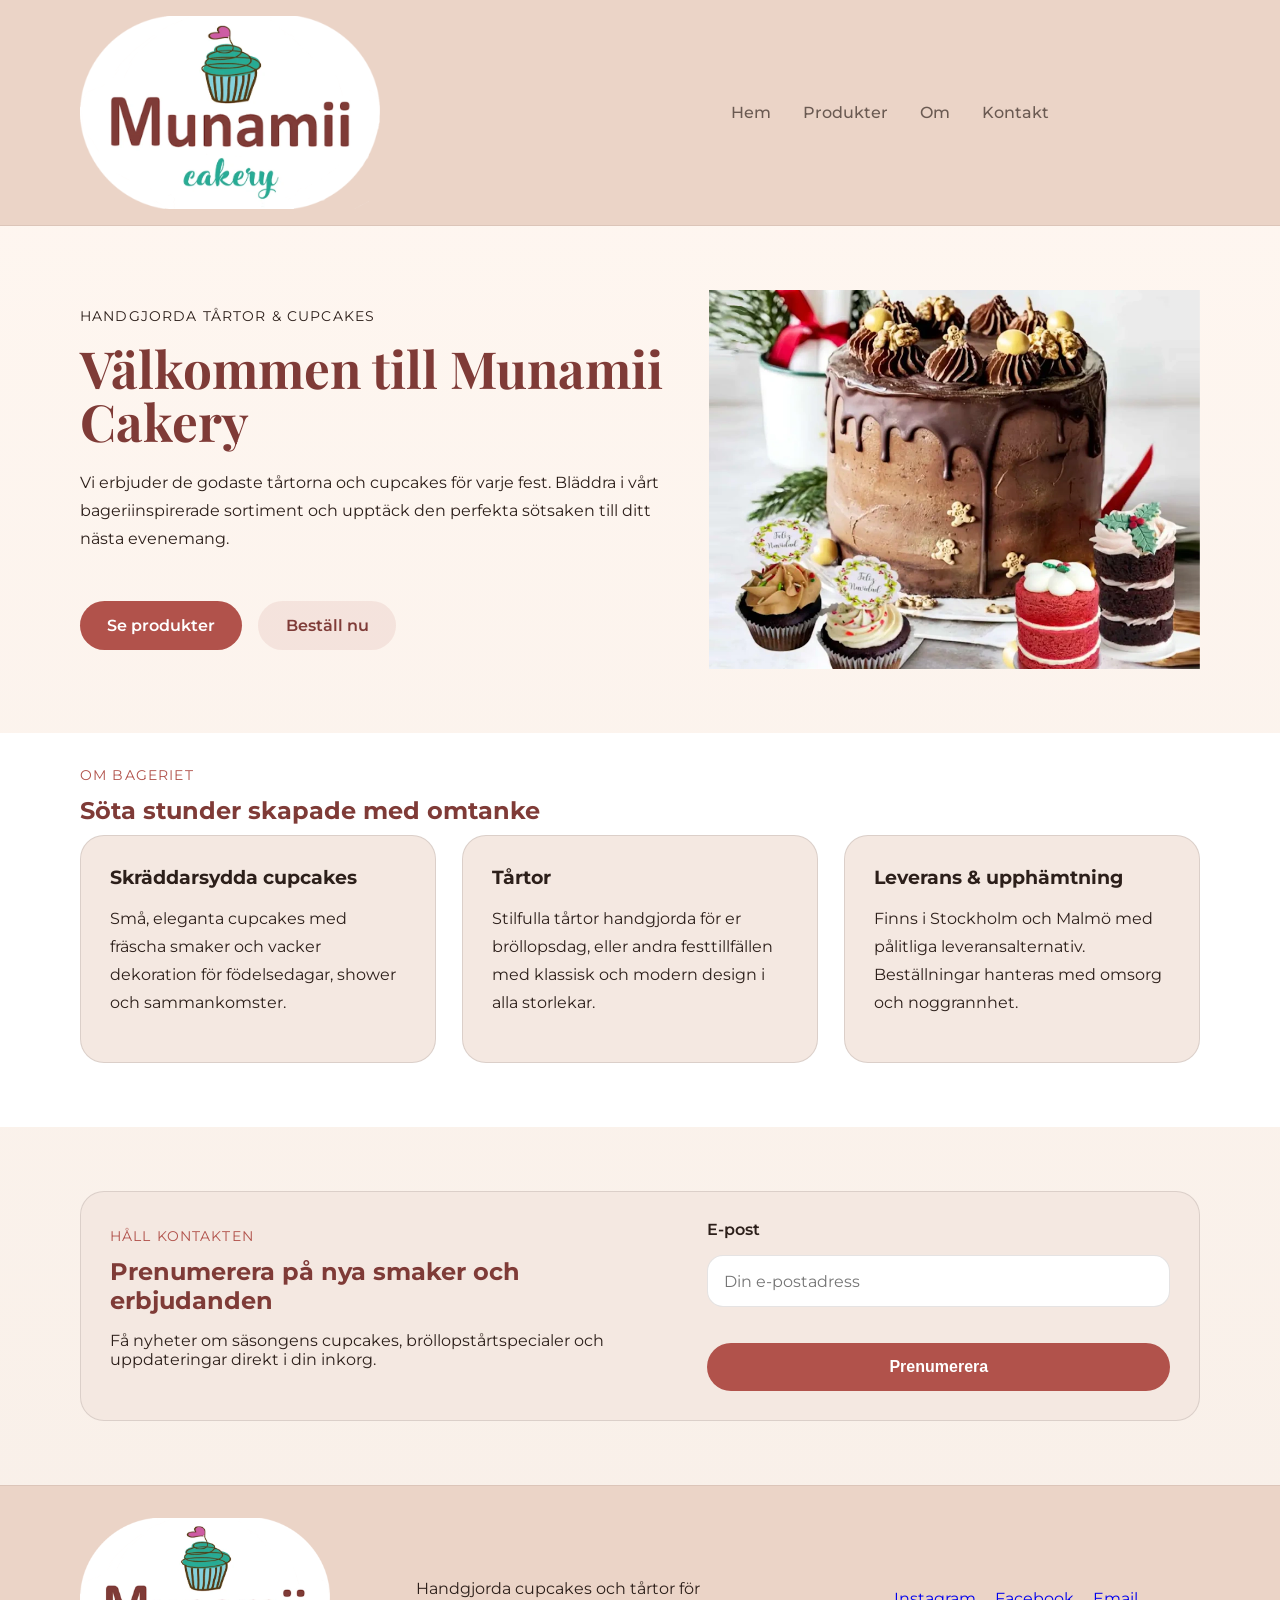
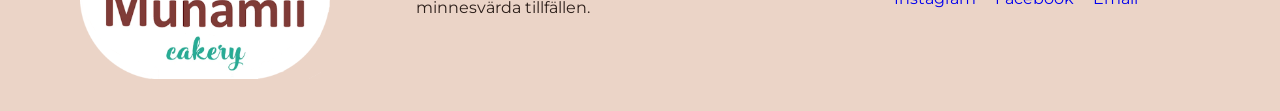
<file: index.html>
<!DOCTYPE html>
<html lang="sv">
<head>
  <meta charset="UTF-8" />
  <meta name="viewport" content="width=device-width, initial-scale=1.0" />
  <title>Munamii Cakery | Hem</title>
  <link rel="preconnect" href="https://fonts.googleapis.com" />
  <link rel="preconnect" href="https://fonts.gstatic.com" crossorigin />
  <link href="https://fonts.googleapis.com/css2?family=Montserrat:wght@400;500;600;700&family=Playfair+Display:wght@600;700&display=swap" rel="stylesheet" />
  <link rel="stylesheet" href="styles.css" />
</head>
<body>
  <header class="site-header">
    <div class="container header-inner">
      <a href="index.html" class="logo-link"><img src="./images/munamii-logotype.webp" class="logotype" alt="Munamii Cakery logotyp" /></a>
      <nav class="site-nav" aria-label="Primär navigation">
        <a href="index.html">Hem</a>
        <a href="products.html">Produkter</a>
        <a href="about.html">Om</a>
        <a href="contact.html">Kontakt</a>
      </nav>
    </div>
  </header

  <main>
    <section class="hero section-large">
      <div class="container hero-grid">
        <div class="hero-copy">
          <p class="eyebrow">Handgjorda tårtor & cupcakes</p>
          <h1>Välkommen till Munamii Cakery</h1>
          <p>Vi erbjuder de godaste tårtorna och cupcakes för varje fest. Bläddra i vårt
            bageriinspirerade sortiment och upptäck den perfekta sötsaken till ditt nästa evenemang.</p>
          <div class="button-group">
            <a class="button button-primary" href="products.html">Se produkter</a>
            <a class="button button-secondary" href="ordering.html">Beställ nu</a>
          </div>
        </div>
        <div class="hero-image">
          <img src="./images/Munamii-cakes.webp" alt="5 cupcakes dukade för fest" />
        </div>
      </div>
    </section>

    <section class="section-light section-preview">
      <div class="container">
        <div class="section-heading">
          <span class="eyebrow">Om bageriet</span>
          <h2>Söta stunder skapade med omtanke</h2>
        </div>
        <div class="cards-grid">
          <article class="feature-card">
            <h3>Skräddarsydda cupcakes</h3>
            <p>Små, eleganta cupcakes med fräscha smaker och vacker dekoration för födelsedagar, shower och sammankomster.</p>
          </article>
          <article class="feature-card">
            <h3>Tårtor</h3>
            <p>Stilfulla tårtor handgjorda för er bröllopsdag, eller andra festtillfällen med klassisk och modern design i alla storlekar.</p>
          </article>
          <article class="feature-card">
            <h3>Leverans & upphämtning</h3>
            <p>Finns i Stockholm och Malmö med pålitliga leveransalternativ. Beställningar hanteras med omsorg och noggrannhet.</p>
          </article>
        </div>
      </div>
    </section>

    <section class="section-large section-newsletter">
      <div class="container newsletter-card">
        <div>
          <span class="eyebrow">Håll kontakten</span>
          <h2>Prenumerera på nya smaker och erbjudanden</h2>
          <p>Få nyheter om säsongens cupcakes, bröllopstårtspecialer och uppdateringar direkt i din inkorg.</p>
        </div>
        <form action="mailto:nyhetsbrev@x.cakery.com" method="post" enctype="text/plain" class="newsletter-form">
          <label for="email">E-post</label>
          <input type="email" name="email" placeholder="Din e-postadress" aria-label="E-post för nyhetsbrev" required />
          <button type="submit" class="button button-primary">Prenumerera</button>
        </form>
      </div>
    </section>
  </main>

  <footer class="site-footer">
    <div class="container footer-grid">
      <img src="./images/munamii-logotype.webp" class="logotype" alt="Munamii Cakery logotyp" />
      <p class="p-desktop">Handgjorda cupcakes och tårtor för minnesvärda tillfällen.</p>

      <div class="footer-links">
        <p class="p-tablet" >Handgjorda cupcakes och tårtor för minnesvärda tillfällen.</p>
        <a href="https://instagram.com" target="_blank" rel="noreferrer">Instagram</a>
        <a href="https://facebook.com" target="_blank" rel="noreferrer">Facebook</a>
        <a href="mailto:info@x.cakery.com">Email</a>
      </div>
    </div>
  </footer>
</body>
</html>
</file>
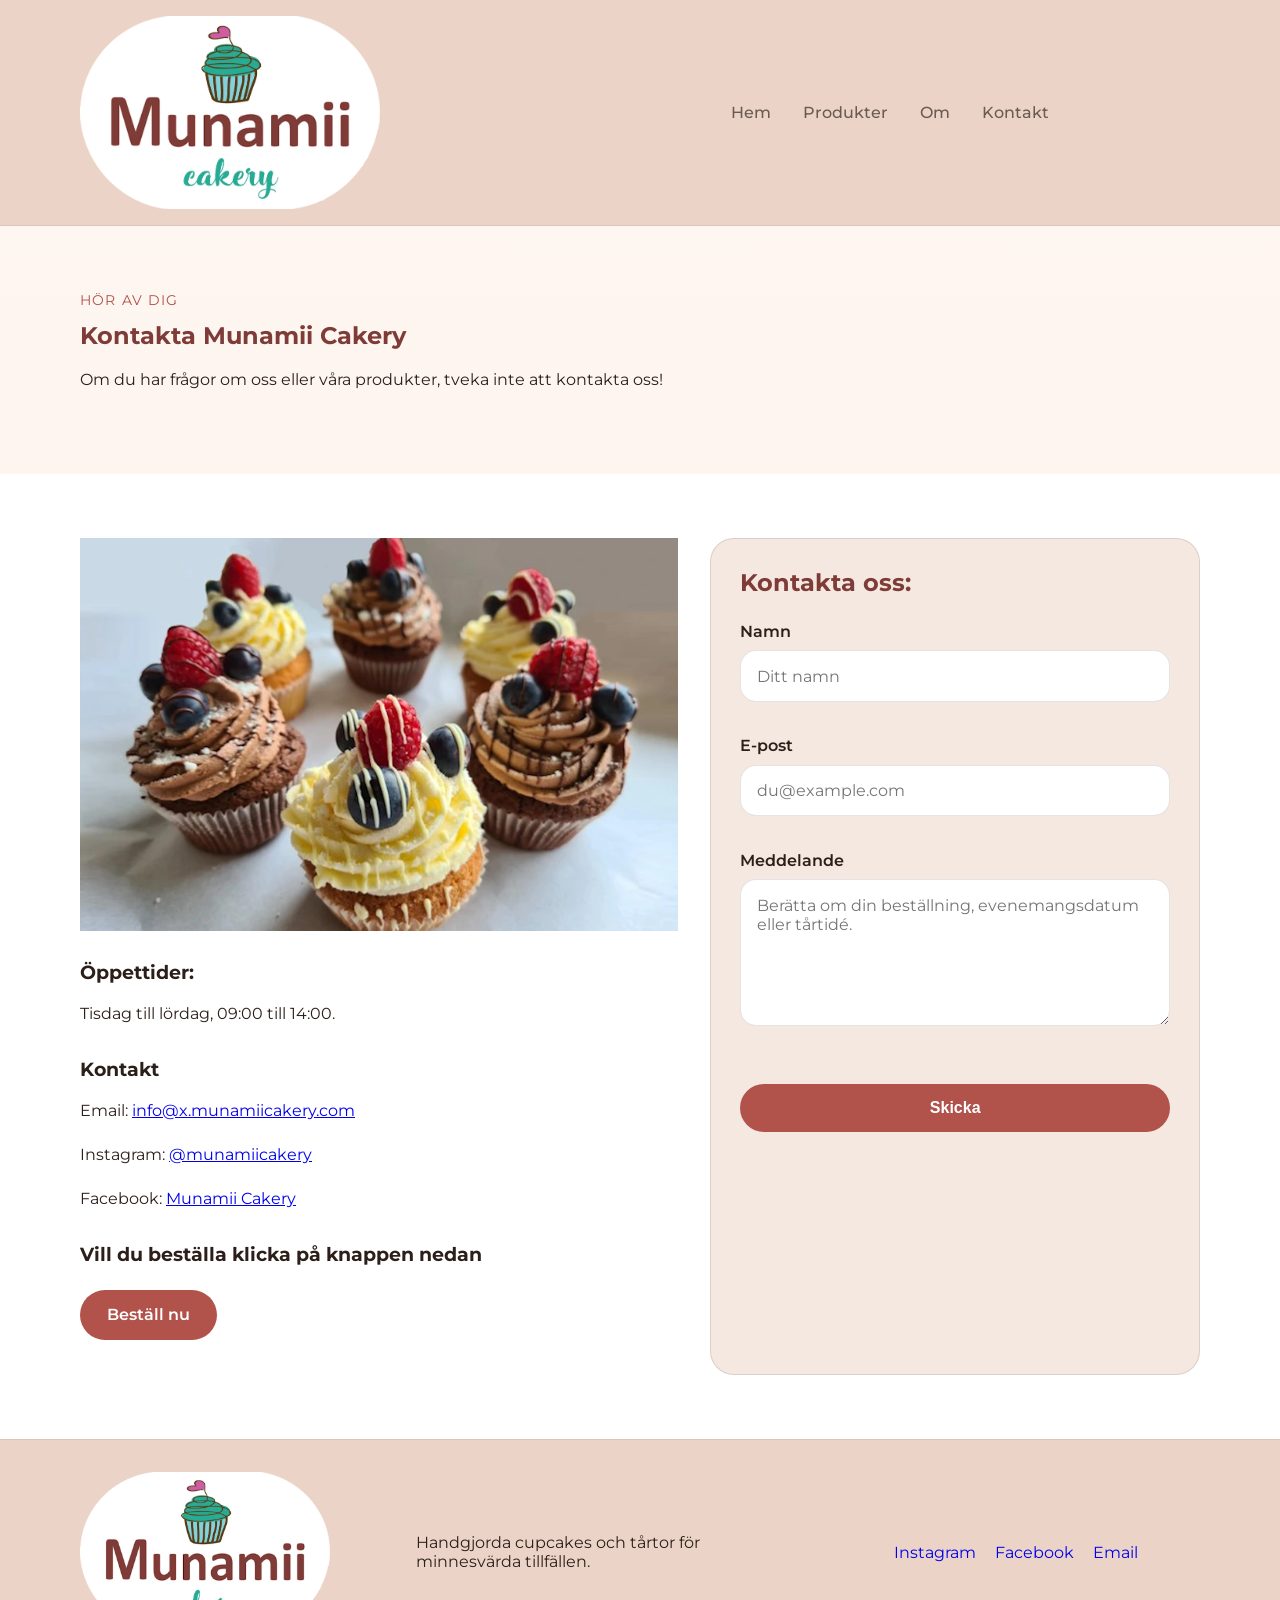
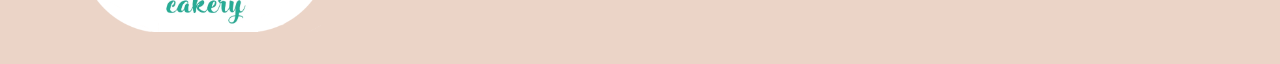
<file: contact.html>
<!DOCTYPE html>
<html lang="sv">
<head>
  <meta charset="UTF-8" />
  <meta name="viewport" content="width=device-width, initial-scale=1.0" />
  <title>Munamii Cakery | Kontakt</title>
  <link rel="preconnect" href="https://fonts.googleapis.com" />
  <link rel="preconnect" href="https://fonts.gstatic.com" crossorigin />
  <link href="https://fonts.googleapis.com/css2?family=Montserrat:wght@400;500;600;700&family=Playfair+Display:wght@600;700&display=swap" rel="stylesheet" />
  <link rel="stylesheet" href="styles.css" />
</head>
<body>
  <header class="site-header">
    <div class="container header-inner">
      <a href="index.html" class="logo-link"><img src="./images/munamii-logotype.webp" class="logotype" alt="Munamii Cakery logotyp" /></a>
      <nav class="site-nav" aria-label="Primär navigation">
        <a href="index.html">Hem</a>
        <a href="products.html">Produkter</a>
        <a href="about.html">Om</a>
        <a href="contact.html">Kontakt</a>
      </nav>
    </div>
  </header
  <main>
    <section class="section-large contact-hero">
      <div class="container">
        <div class="section-heading">
          <span class="eyebrow">Hör av dig</span>
          <h1>Kontakta Munamii Cakery</h1>
          <p>Om du har frågor om oss eller våra produkter, tveka inte att kontakta oss!</p>
        </div>
      </div>
    </section>

    <section class="section-light section-contact">
      <div class="container contact-grid">
        <div class="contact-details">
          <img src="./images/5-cupcakes-2.webp" alt="5 Cupcakes"/>
          <h3>Öppettider:</h3>
          <p>Tisdag till lördag, 09:00 till 14:00.</p>
          <h3>Kontakt</h3>
          <p>Email: <a href="mailto:info@example.com">info@x.munamiicakery.com</a></p>
          <p>Instagram: <a href="https://instagram.com/munamiicakery" target="_blank" rel="noreferrer">@munamiicakery</a></p>
          <p>Facebook: <a href="https://facebook.com/munamiicakery" target="_blank" rel="noreferrer">Munamii Cakery</a></p>
          <h3>Vill du beställa klicka på knappen nedan</h3>
          <div class="space">
            <a class="button button-primary" href="ordering.html">Beställ nu</a>
          </div>
        </div>
        <div class="contact-form-card">
          <h2>Kontakta oss:</h2>
          <form action="mailto:info@x.cakery.com" method="post" enctype="text/plain" class="contact-form">
            <label for="name">Namn</label>
            <input type="text" id="name" name="name" placeholder="Ditt namn" required />

            <label for="email">E-post</label>
            <input type="email" id="email" name="email" placeholder="du@example.com" required />

            <label for="message">Meddelande</label>
            <textarea id="message" name="message" rows="6" placeholder="Berätta om din beställning, evenemangsdatum eller tårtidé." required></textarea>
            <br/>
            <button type="submit" class="button button-primary">Skicka</button>
          </form>
        </div>
      </div>
    </section>
  </main>

  <footer class="site-footer">
    <div class="container footer-grid">
      <img src="./images/munamii-logotype.webp" class="logotype" alt="Munamii Cakery logotyp" />
      <p class="p-desktop">Handgjorda cupcakes och tårtor för minnesvärda tillfällen.</p>

      <div class="footer-links">
        <p class="p-tablet">Handgjorda cupcakes och tårtor för minnesvärda tillfällen.</p>
       <a href="https://instagram.com" target="_blank" rel="noreferrer">Instagram</a>
        <a href="https://facebook.com" target="_blank" rel="noreferrer">Facebook</a>
        <a href="mailto:info@x.cakery.com">Email</a>
      </div>
    </div>
  </footer>
</body>
</html>
</file>
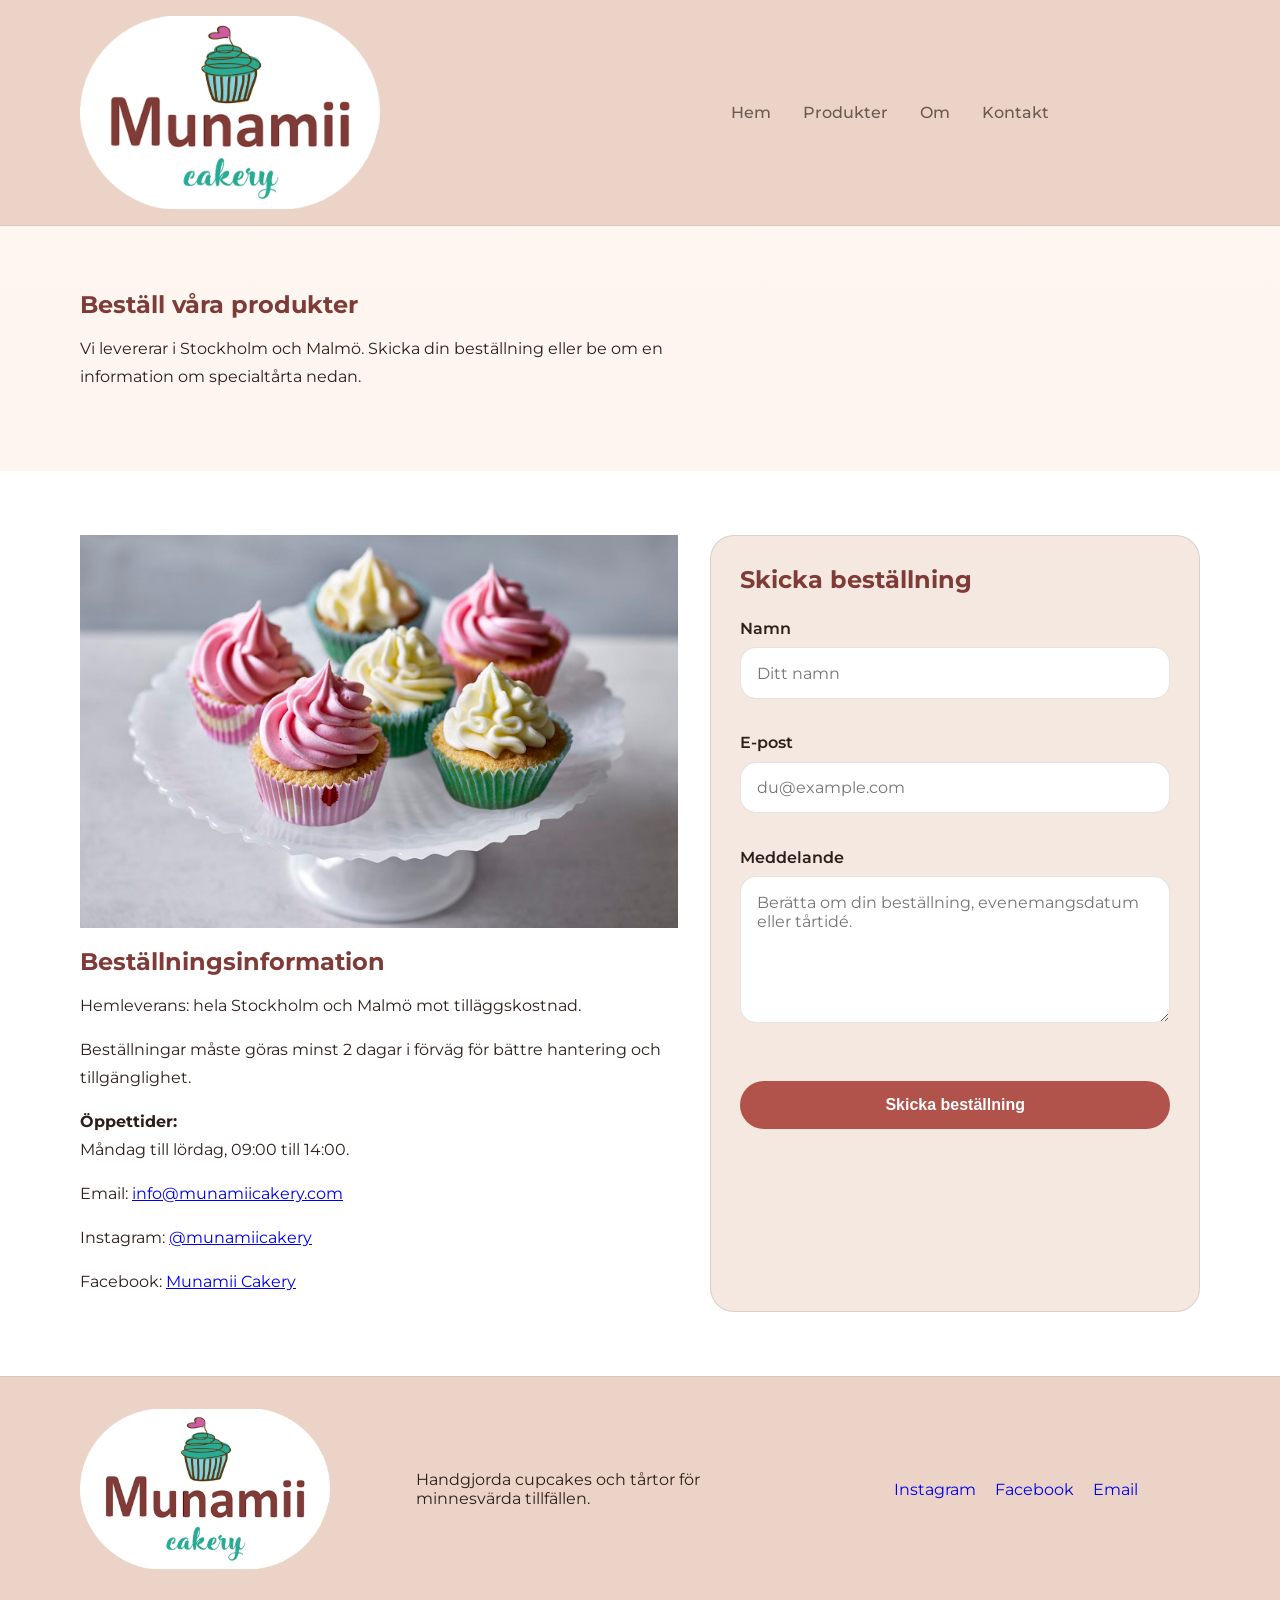
<file: ordering.html>
<!DOCTYPE html>
<html lang="sv">
<head>
  <meta charset="UTF-8" />
  <meta name="viewport" content="width=device-width, initial-scale=1.0" />
  <title>Munamii Cakery | Kontakt</title>
  <link rel="preconnect" href="https://fonts.googleapis.com" />
  <link rel="preconnect" href="https://fonts.gstatic.com" crossorigin />
  <link href="https://fonts.googleapis.com/css2?family=Montserrat:wght@400;500;600;700&family=Playfair+Display:wght@600;700&display=swap" rel="stylesheet" />
  <link rel="stylesheet" href="styles.css" />
  <script src="javascript.js"></script>

</head>
<body onload="getQueryString()">
  <header class="site-header">
    <div class="container header-inner">
      <a href="index.html"class="logo-link"><img src="./images/munamii-logotype.webp" class="logotype" alt="Munamii Cakery logotyp" /></a>
      <nav class="site-nav" aria-label="Primär navigation">
        <a href="index.html">Hem</a>
        <a href="products.html">Produkter</a>
        <a href="about.html">Om</a>
        <a href="contact.html">Kontakt</a>
      </nav>
    </div>
  </header

  <main>
    <section class="section-large contact-hero">
      <div class="container">
        <div class="section-heading">
          <h1>Beställ våra produkter</h1>
          <p>Vi levererar i Stockholm och Malmö. Skicka din beställning eller be om en information om specialtårta nedan.</p>
        </div>
      </div>
    </section>

    <section class="section-light section-contact">
      <div class="container contact-grid">
        <div>
          <img src="./images/cupcakes-on-a-plate.jpg" alt="Cupcakes på en tallrik"/>
          <div class="contact-details">
            <br/>
            <h2>Beställningsinformation</h2>
            <p>Hemleverans: hela Stockholm och Malmö mot tilläggskostnad.</p>
            <p>Beställningar måste göras minst 2 dagar i förväg för bättre hantering och tillgänglighet.</p>
            <p><strong>Öppettider:</strong><br />Måndag till lördag, 09:00 till 14:00.</p>
            <p>Email: <a href="mailto:info@x.cakery.com">info@munamiicakery.com</a></p>
            <p>Instagram: <a href="https://instagram.com/munamiicakery" target="_blank" rel="noreferrer">@munamiicakery</a></p>
            <p>Facebook: <a href="https://facebook.com/munamiicakery" target="_blank" rel="noreferrer">Munamii Cakery</a></p>
          </div>
        </div>
        <div class="contact-form-card">
          <h2>Skicka beställning</h2>
          <form action="mailto:orders@x.cakery.com" method="post" enctype="text/plain" class="contact-form">
            <label for="name">Namn</label>
            <input type="text" id="name" name="name" placeholder="Ditt namn" required />

            <label for="email">E-post</label>
            <input type="email" id="email" name="email" placeholder="du@example.com" required />

            <label for="message">Meddelande</label>
            <textarea id="message" name="message" rows="6" placeholder="Berätta om din beställning, evenemangsdatum eller tårtidé." required></textarea>
            <br/>
            <button type="submit" class="button button-primary">Skicka beställning</button>
          </form>
        </div>
      </div>
    </section>
  </main>

  <footer class="site-footer">
    <div class="container footer-grid">
      <img src="./images/munamii-logotype.webp" class="logotype" alt="Munamii Cakery logotyp" />
      <p class="p-desktop">Handgjorda cupcakes och tårtor för minnesvärda tillfällen.</p>

      <div class="footer-links">
        <p class="p-tablet">Handgjorda cupcakes och tårtor för minnesvärda tillfällen.</p>
        <a href="https://instagram.com" target="_blank" rel="noreferrer">Instagram</a>
        <a href="https://facebook.com" target="_blank" rel="noreferrer">Facebook</a>
        <a href="mailto:info@x.cakery.com">Email</a>
      </div>
    </div>
  </footer>
</body>
</html>
</file>
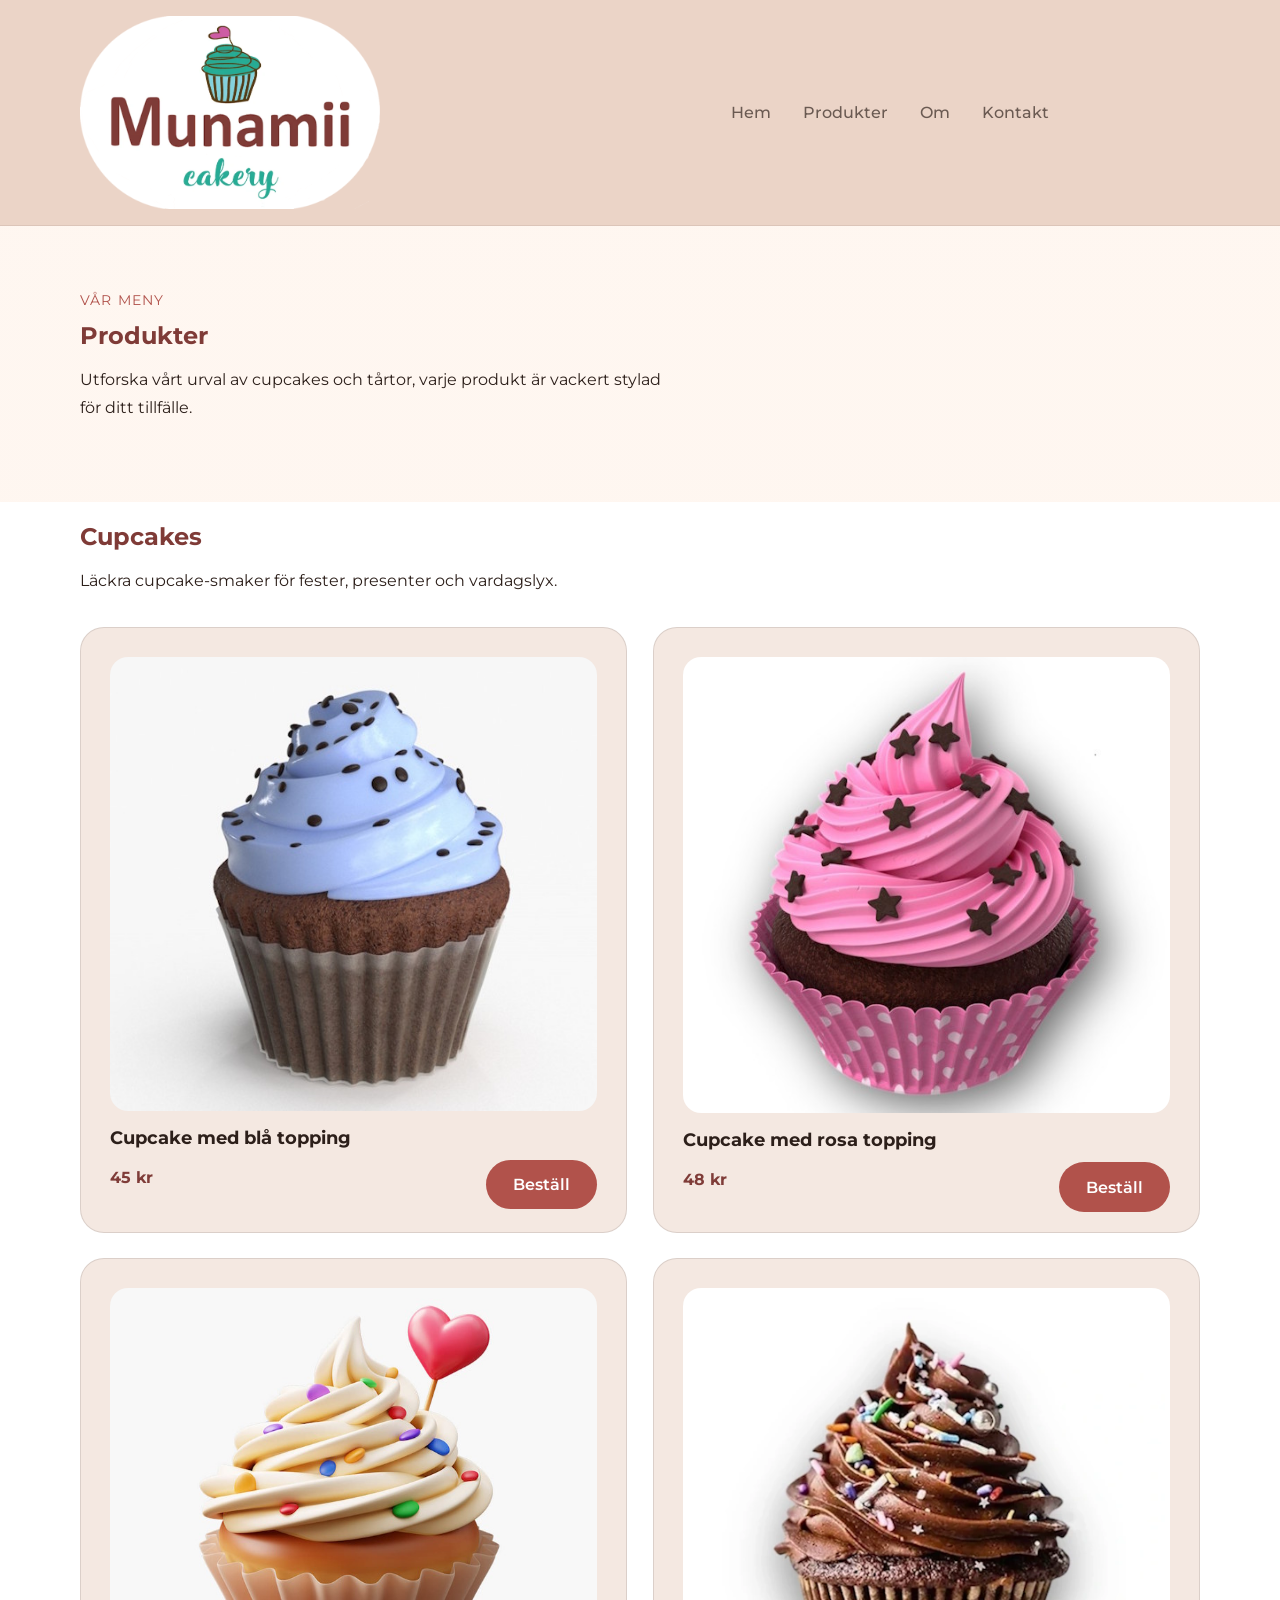
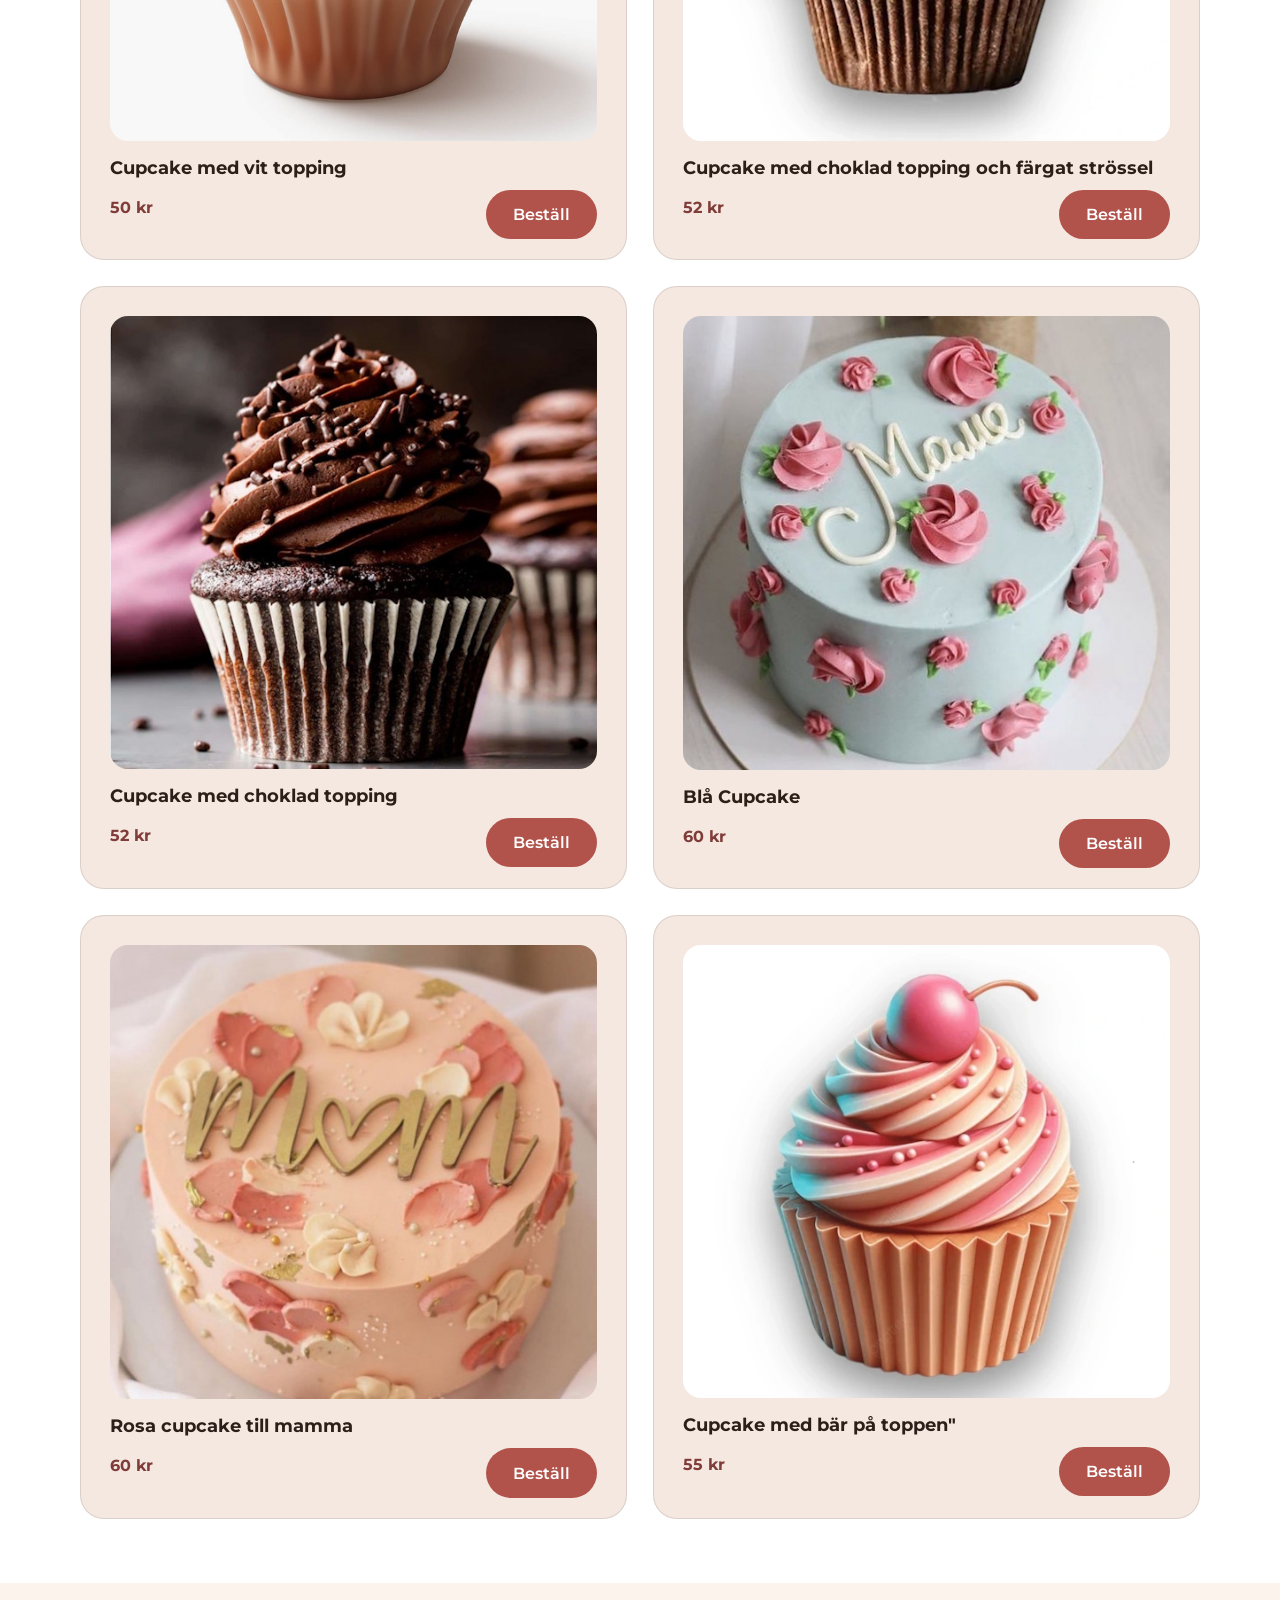
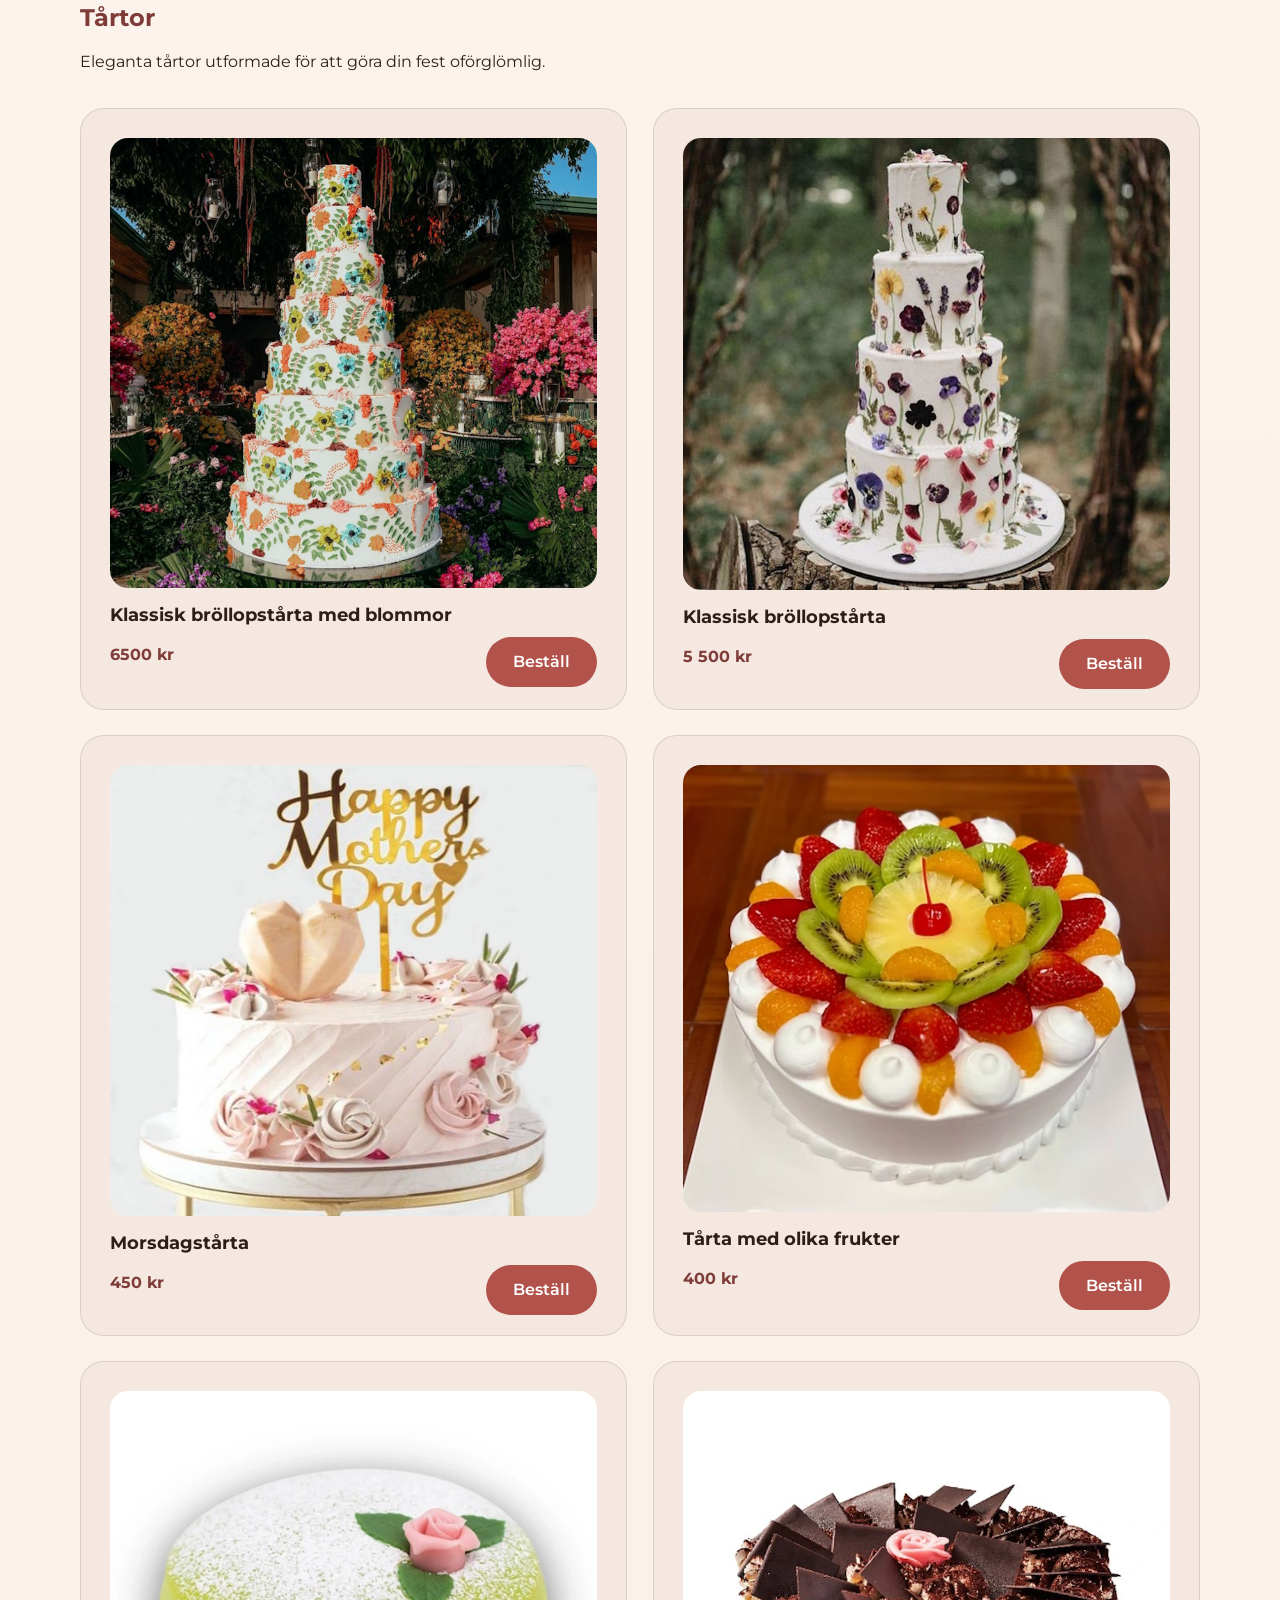
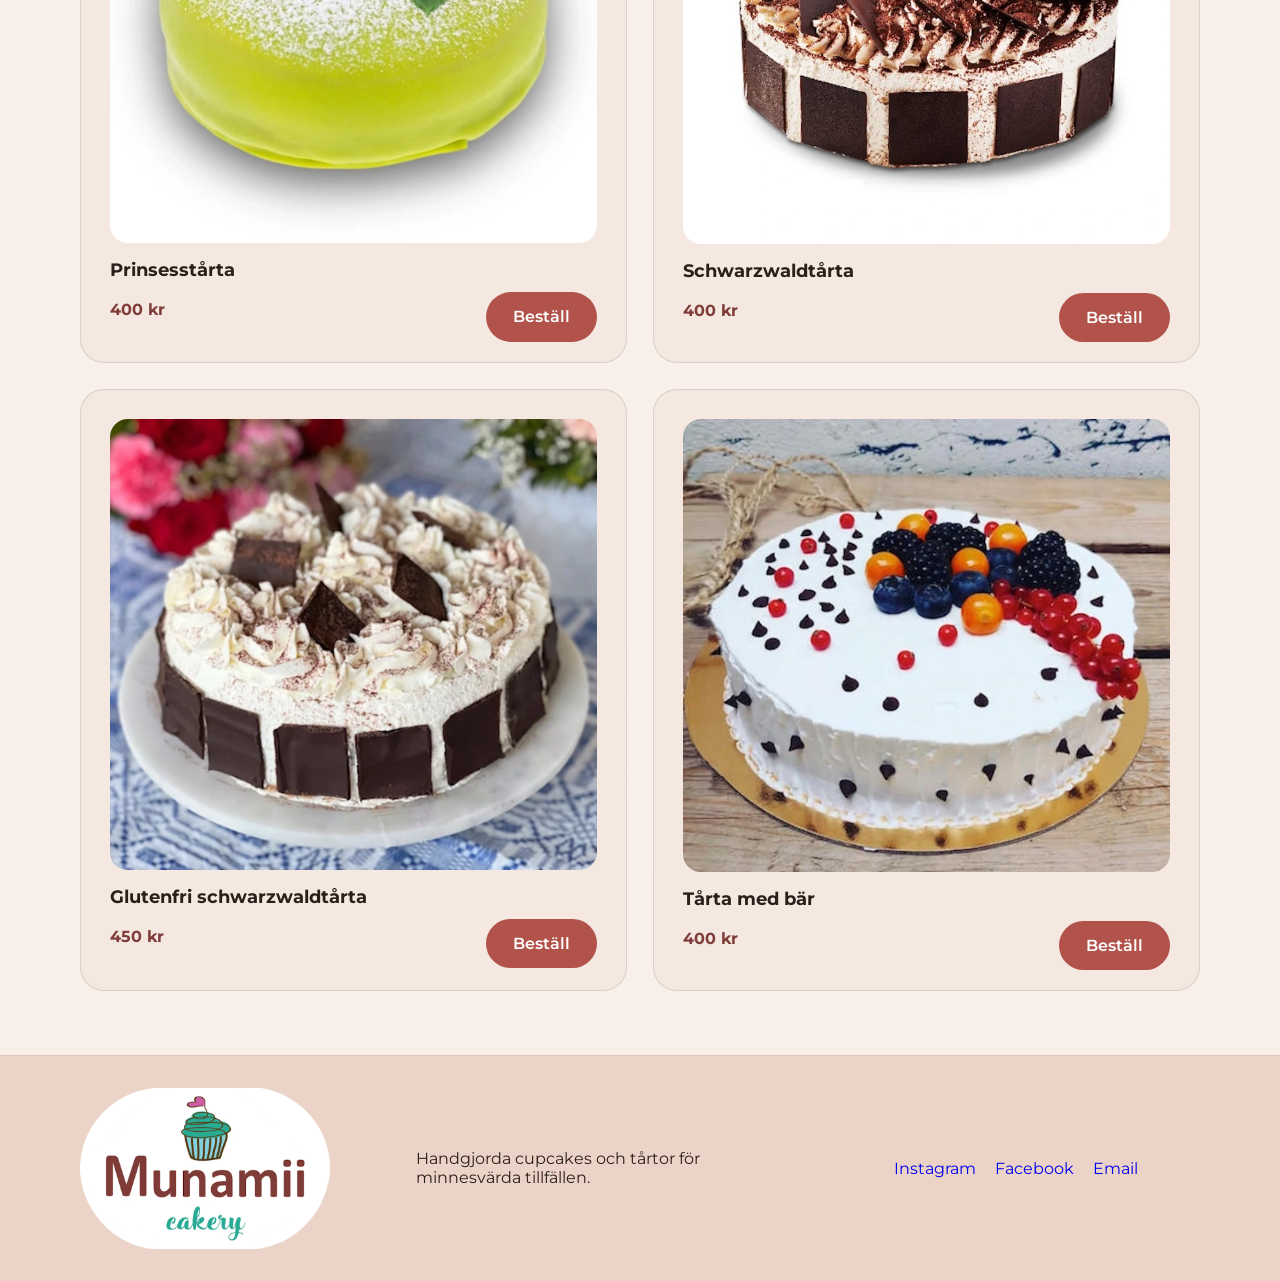
<file: products.html>
<!DOCTYPE html>
<html lang="sv">
<head>
  <meta charset="UTF-8" />
  <meta name="viewport" content="width=device-width, initial-scale=1.0" />

  <title>Munamii Cakery | Produkter</title>
  <link rel="preconnect" href="https://fonts.googleapis.com" />
  <link rel="preconnect" href="https://fonts.gstatic.com" crossorigin />
  <link href="https://fonts.googleapis.com/css2?family=Montserrat:wght@400;500;600;700&family=Playfair+Display:wght@600;700&display=swap" rel="stylesheet" />
  <link rel="stylesheet" href="styles.css" />
</head>
<body>
 <header class="site-header">
    <div class="container header-inner">
      <a href="index.html" class="logo-link"><img src="./images/munamii-logotype.webp" class="logotype" alt="Munamii Cakery logotyp" /></a>
      <nav class="site-nav" aria-label="Primär navigation">
        <a href="index.html">Hem</a>
        <a href="products.html">Produkter</a>
        <a href="about.html">Om</a>
        <a href="contact.html">Kontakt</a>
      </nav>
    </div>
  </header
  <main>
    <section class="section-large">
      <div class="container">
        <div class="section-heading">
          <span class="eyebrow">Vår meny</span>
          <h1>Produkter</h1>
          <p>Utforska vårt urval av cupcakes och tårtor, varje produkt är vackert stylad för ditt tillfälle.</p>
        </div>
      </div>
    </section>

    <section class="section-light section-products">
      <div class="container">
        <div class="category-header">
          <h2>Cupcakes</h2>
          <p>Läckra cupcake-smaker för fester, presenter och vardagslyx.</p>
        </div>
        <div class="product-grid">

          <article class="product-card">
            <img src="./images/blue-cupcake.jpg"alt="Cupcake med blå topping" />
            <div>
              <h3>Cupcake med blå topping</h3>
              <p class="price">45 kr</p>
            </div>
            <a class="button button-primary" href="ordering.html?product=Cupcake med blå topping&price=45">Beställ</a>
          </article>

          <article class="product-card">
            <img src="./images/pink-cupcake.jpg" alt="Cupcake med rosa topping" />
            <div>
              <h3>Cupcake med rosa topping</h3>
              <p class="price">48 kr</p>
            </div>
            <a class="button button-primary" href="ordering.html?product=Cupcake med rosa topping&price=48">Beställ</a>
          </article>

           <article class="product-card">
            <img src="./images/white-cupcake.jpg" alt="Cupcake med vit topping" />
            <div>
              <h3>Cupcake med vit topping</h3>
              <p class="price">50 kr</p>
            </div>
            <a class="button button-primary" href="ordering.html?product=Cupcake med vit topping&price=50">Beställ</a>
          </article>

          <article class="product-card">
            <img src="./images/chocolate-cupcake.webp" alt="Cupcake med choklad topping och färgat strössel" />
            <div>
              <h3>Cupcake med choklad topping och färgat strössel</h3>
              <p class="price">52 kr</p>
            </div>
            <a class="button button-primary" href="ordering.html?product=Cupcake med choklad topping och färgat strössel&price=52">Beställ</a>
          </article>

          <article class="product-card">
            <img src="./images/chocolate-cupcake-2.jpg" alt="Cupcake med choklad topping"/>
            <div>
              <h3>Cupcake med choklad topping</h3>
              <p class="price">52 kr</p>
            </div>
            <a class="button button-primary" href="ordering.html?product=Cupcake med choklad topping&price=52">Beställ</a>
          </article>

          <article class="product-card">
            <img src="./images/blue-cupcake-2.jpg" alt="Blå Cupcake" />
            <div>
              <h3>Blå Cupcake</h3>
              <p class="price">60 kr</p>
            </div>
            <a class="button button-primary" href="ordering.html?product=Blå Cupcake&price=46">Beställ</a>
          </article>

          <article class="product-card">
            <img src="./images/pink-cupcake-2.jpg" alt="Rosa cupcake till mamma" />
            <div>
              <h3>Rosa cupcake till mamma</h3>
              <p class="price">60  kr</p>
            </div>
            <a class="button button-primary" href="ordering.html?product=Rosa cupcake till mamma&price=49">Beställ</a>
          </article>

          <article class="product-card">
            <img src="./images/rosa-vit-cupcake.webp" alt="Cupcake med bär på toppen" />
            <div>
              <h3>Cupcake med bär på toppen"</h3>
              <p class="price">55 kr</p>
            </div>
            <a class="button button-primary" href="ordering.html?product=Cupcake med bär på toppen&price=55">Beställ</a>
          </article>

        </div>
      </div>
    </section>

    <section class="section-large section-products">
      <div class="container">
        <div class="category-header">
          <h2>Tårtor</h2>
          <p>Eleganta tårtor utformade för att göra din fest oförglömlig.</p>
        </div>
        <div class="product-grid">
          <article class="product-card">
            <img src="./images/wedding-cake.jpg" alt="Klassisk bröllopstårta med blommor" />
            <div>
              <h3>Klassisk bröllopstårta med blommor</h3>
              <p class="price">6500 kr</p>
            </div>
            <a class="button button-primary" href="ordering.html?product=Klassisk bröllopstårta med blommor&price=6500">Beställ</a>
          </article>

          <article class="product-card">
            <img src="./images/wedding-cake-2.jpg" alt="Klassisk bröllopstårta" />
            <div>
              <h3>Klassisk bröllopstårta</h3>
              <p class="price">5 500 kr</p>
            </div>
            <a class="button button-primary" href="ordering.html?product=Klassisk bröllopstårta&price=5500">Beställ</a>
          </article>

          <article class="product-card">
            <img src="./images/morsdagstarta.jpg" alt="Morsdagstårta" />
            <div>
              <h3>Morsdagstårta</h3>
              <p class="price">450 kr</p>
            </div>
            <a class="button button-primary" href="ordering.html?product=Morsdagstårta&price=450">Beställ</a>
          </article>

          <article class="product-card">
            <img src="./images/jordgubbstarta.webp" alt="Tårta med olika frukter" />
            <div>
              <h3>Tårta med olika frukter</h3>
              <p class="price">400 kr</p>
            </div>
            <a class="button button-primary" href="ordering.html?product=Tårta med olika frukter&price=400">Beställ</a>
          </article>

          <article class="product-card">
            <img src="./images/prinsesstarta.webp" alt="Prinsesstårta" />
            <div>
              <h3>Prinsesstårta</h3>
              <p class="price">400 kr</p>
            </div>
            <a class="button button-primary" href="ordering.html?product=Prinsesstårta&price=400">Beställ</a>
          </article>

          <article class="product-card">
            <img src="./images/schwarzwaldtarta.webp" alt="Schwarzwaldtårta" />
            <div>
              <h3>Schwarzwaldtårta</h3>
              <p class="price">400 kr</p>
            </div>
            <a class="button button-primary" href="ordering.html?product=Schwarzwaldtårta&price=400">Beställ</a>
          </article>

           <article class="product-card">
            <img src="./images/glutenfri-schwarzwald-tarta.webp" alt="Glutenfri schwarzwaldtårta" />
            <div>
              <h3>Glutenfri schwarzwaldtårta</h3>
              <p class="price">450 kr</p>
            </div>
            <a class="button button-primary" href="ordering.html?product=Glutenfri schwarzwaldtårta&price=450">Beställ</a>
          </article>

          <article class="product-card">
            <img src="./images/bartarta.webp" alt="Tårta med bär" />
            <div>
              <h3>Tårta med bär</h3>
              <p class="price">400 kr</p>
            </div>
            <a class="button button-primary" href="ordering.html?product=Tårta med bär&price=400">Beställ</a>
          </article>
        </div>
      </div>
    </section>
  </main>

  <footer class="site-footer">
   <div class="container footer-grid">
      <img src="./images/munamii-logotype.webp" class="logotype" alt="Munamii Cakery logotyp" />
      <p class="p-desktop">Handgjorda cupcakes och tårtor för minnesvärda tillfällen.</p>

      <div class="footer-links">
        <p class="p-tablet" >Handgjorda cupcakes och tårtor för minnesvärda tillfällen.</p>
       <a href="https://instagram.com" target="_blank" rel="noreferrer">Instagram</a>
        <a href="https://facebook.com" target="_blank" rel="noreferrer">Facebook</a>
        <a href="mailto:info@x.cakery.com">Email</a>
      </div>
    </div>
  </footer>
</body>
</html>
</file>
<file: styles.css>
:root {
  color-scheme: light;
  --bg: #fff7f1;
  --surface: #ffffff;
  --surface-dark: #f4e8e1;
  --text: #2c1f1a;
  --muted: #6a5a52;
  --accent: #b1524b;
  --accent-dark: #7f3c38;
  --border: rgba(44, 31, 26, 0.12);
  --radius: 24px;
}

* {
  box-sizing: border-box;
}

html {
  scroll-behavior: smooth;
}

body {
  margin: 0;
  min-height: 100vh;
  font-family: 'Montserrat', sans-serif;
  background: linear-gradient(180deg, #fff7f1 0%, #f8efe8 100%);
  color: var(--text);
}

img {
  display: block;
  width: 100%;
  height: auto;
}

.container {
  width: min(1120px, calc(100% - 2rem));
  margin: 0 auto;
}

.site-header {
  position: sticky;
  z-index: 10;
  background: #ebd4c7;
  backdrop-filter: blur(10px);
  border-bottom: 1px solid rgba(44, 31, 26, 0.08);
}

.header-inner {
  display: flex;
  align-items: center;
  justify-content: space-between;
  gap: 2rem;
  padding: 1rem 0;
}

.brand,
.footer-brand {
  color: var(--accent-dark);
  text-decoration: none;
  font-family: 'Playfair Display', serif;
  font-size: clamp(1.4rem, 2vw, 1.9rem);
  letter-spacing: 0.04em;
}

.logotype {
  width: 300px;
  height: auto;
}

.site-nav {
  display: flex;
  flex-wrap: wrap;
  gap: 2rem;
  width: 335px;
  margin-right: 12%;
}

.site-nav a {
  color: var(--muted);
  text-decoration: none;
  font-weight: 500;
}
.footer-links a {
  color: rgb(0, 0, 238);
  text-decoration: none;
  font-weight: 400;
}

.site-nav a:hover, .footer-links a:hover {
  color: var(--accent-dark);
   text-decoration: underline;
}

.section-large,
.section-light {
  padding: 4rem 0;
}

.section-light {
  background: var(--surface);
}

.hero-grid,
.about-grid,
.contact-grid {
  display: grid;
  grid-template-columns: 1.2fr 1fr;
  gap: 2.5rem;
}

.hero-copy h1 {
  margin: 0;
  font-family: 'Playfair Display', serif; */
  font-weight: 700;
  color: #7F3B37;
}

h1, h2 {
  margin: 0;
  font-weight: 700;
  color: #7F3B37;
}

.hero-image {
  width:100%;
}

.eyebrow {
  display: inline-block;
  margin-bottom: 0.75rem;
  color: var(--accent);
  font-size: 0.9rem;
  letter-spacing: 0.08em;
  text-transform: uppercase;
}

.hero-copy p,
.section-heading p,
.feature-card p,
.category-header p,
.contact-details p {
  max-width: 55ch;
  line-height: 1.75;
  color: var(--text);
}

.contact-details h3 {
  margin: 30px 0 0px!important
}

.hero-copy h1 {
  font-size: clamp(2.4rem, 4vw, 4rem);
  line-height: 1.05;
  margin: 0 0 1.25rem;
}

.button-group {
  display: flex;
  flex-wrap: wrap;
  gap: 1rem;
  margin-top: 1.75rem;
}

.button {
  border: none;
  border-radius: 999px;
  padding: 0.95rem 1.7rem;
  font-size: 1rem;
  font-weight: 600;
  text-decoration: none;
  cursor: pointer;
}

.button-primary {
  background: var(--accent);
  color: #fff;
  margin-top: 20px;
}

.button-secondary {
  background: rgba(177, 82, 75, 0.1);
  color: var(--accent-dark);
  margin-top: 20px;
}

.space {
  margin: 40px 0 50px 0;
}

.section-preview {
  padding-top: 2rem;
}

.cards-grid, .product-grid {
  display: grid;
  gap: 1.6rem;
  margin-top: 10px;
}

.cards-grid {
  grid-template-columns: repeat(3, minmax(0, 1fr));
}

.product-grid {
  grid-template-columns: repeat(2, minmax(0, 1fr));
}

.feature-card,
.product-card,
.newsletter-card,
.contact-form-card {
  background: var(--surface-dark);
  border: 1px solid var(--border);
  border-radius: var(--radius);
  padding: 1.8rem;
}

.feature-card h3 {
  margin: 0 0 0.75rem;
  font-size: 1.2rem;
}

.product-card {
  overflow: hidden;
  padding-bottom: 20px;
}

.product-card img {
  border-radius: calc(var(--radius) - 6px);
  margin-bottom: 1rem;
}

.product-card .button-primary {
  margin-top: 0;
}

.product-card a {
  float: right
}

.product-card h3 {
  float: left;
  margin: 0 0 0.75rem;
  font-size: 1.1rem;
}

.price {
  font-weight: 700;
  color: var(--accent-dark);
  margin-top: 0.5rem;
  float: left; 
  clear: both;
}

.newsletter-card {
  display: grid;
  grid-template-columns: 1.1fr 0.9fr;
  gap: 1rem 2rem;
  align-items: center;
}

.newsletter-form {
  display: grid;
  gap: 1rem;
}

.newsletter-form label {
  margin-top: 0;
}

input,
textarea {
  width: 100%;
  border: 1px solid var(--border);
  border-radius: 16px;
  background: #fff;
  padding: 0.95rem 1rem;
  font: inherit;
  color: var(--text);
}

label {
  display: block;
  margin: 25px 0 0 0;
  font-weight: 600;
  color: var(--text);
}

.contact-grid {
  grid-template-columns: 1.1fr 0.9fr;
  gap: 2rem;
}

.contact-form {
  display: grid;
  gap: 0.6rem;
}

.section-products {
  padding-top: 0;
}

.category-header {
  max-width: 64rem;
  margin-bottom: 2rem;
  padding-top: 20px;
}

footer.site-footer {
  background: #ebd4c7;
  border-top: 1px solid rgba(44, 31, 26, 0.08);
}

.footer-grid {
  display: flex;
  justify-content: space-between;
  flex-wrap: wrap;
  gap: 1.5rem;
  align-items: center;
  padding: 2rem 0;
}

.footer-links {
  display: flex;
  flex-wrap: wrap;
  gap: 1.2rem;
    margin: 0 auto;
}

.container.footer-grid img {
     width:250px;
}

.p-desktop {
  display: block;
  margin: 0 auto; 
  max-width: 330px;
}

.p-tablet {
  display: none;
}


@media (max-width: 1010px) {
  .p-desktop {
    display: none;
  }

  .p-tablet {
    display: block;
    margin-bottom: 10px;
  }

  .footer-links {
    max-width: 345px;
  }
}

@media (max-width: 900px) {

  .hero-grid, .about-grid, .contact-grid, .newsletter-card {
    grid-template-columns: 1fr;
  }

  .cards-grid, .product-grid {
    grid-template-columns: repeat(2, minmax(0, 1fr));
  }

  .site-nav {
    gap: 1.1rem;
    width: 335px;
    margin-right: 0;
  }
  .contact-form .button-primary {
    margin: 0 auto;
    max-width: 350px;
    width: 100%;
  }
}

@media (max-width: 680px) {
  .section-large,
  .section-light {
    padding: 3rem 0;
  }

  .header-inner {
    flex-direction: column;
    align-items: flex-start;
  }

  .logo-link {
    margin: 0 auto;
  }

  
  .logotype {
    width: 250px;
  }

  .site-nav {
    width: 100%;
    justify-content: space-between;
    max-width: 400px;
    margin: 0 auto;
  }

  .cards-grid,
  .product-grid {
    grid-template-columns: 1fr;
  }
}

@media (max-width: 450px) {
  .button-group {
    flex-direction: column;
    align-items: stretch;
  }

  .site-nav {
    gap: 0.75rem;
  }

  .logotype {
    max-width: 250px;
    width: 100%
  }
}
</file>
